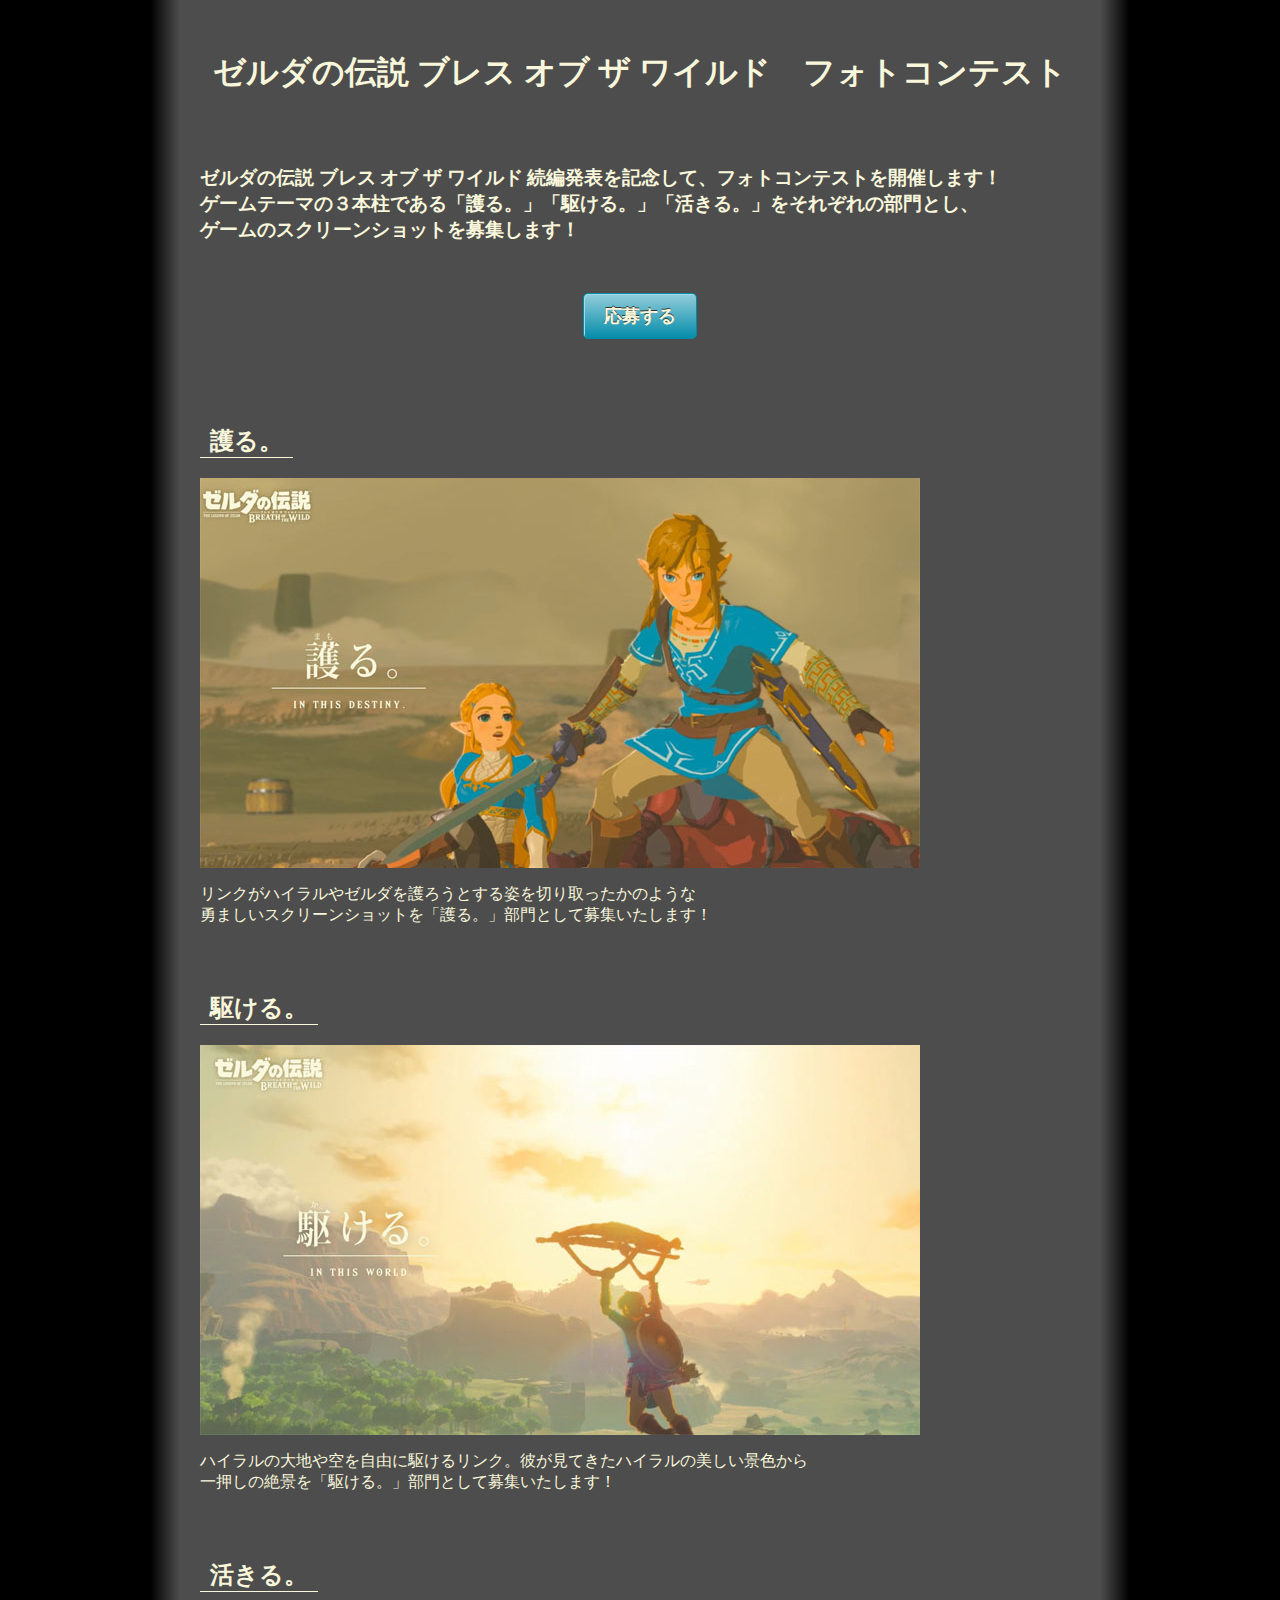
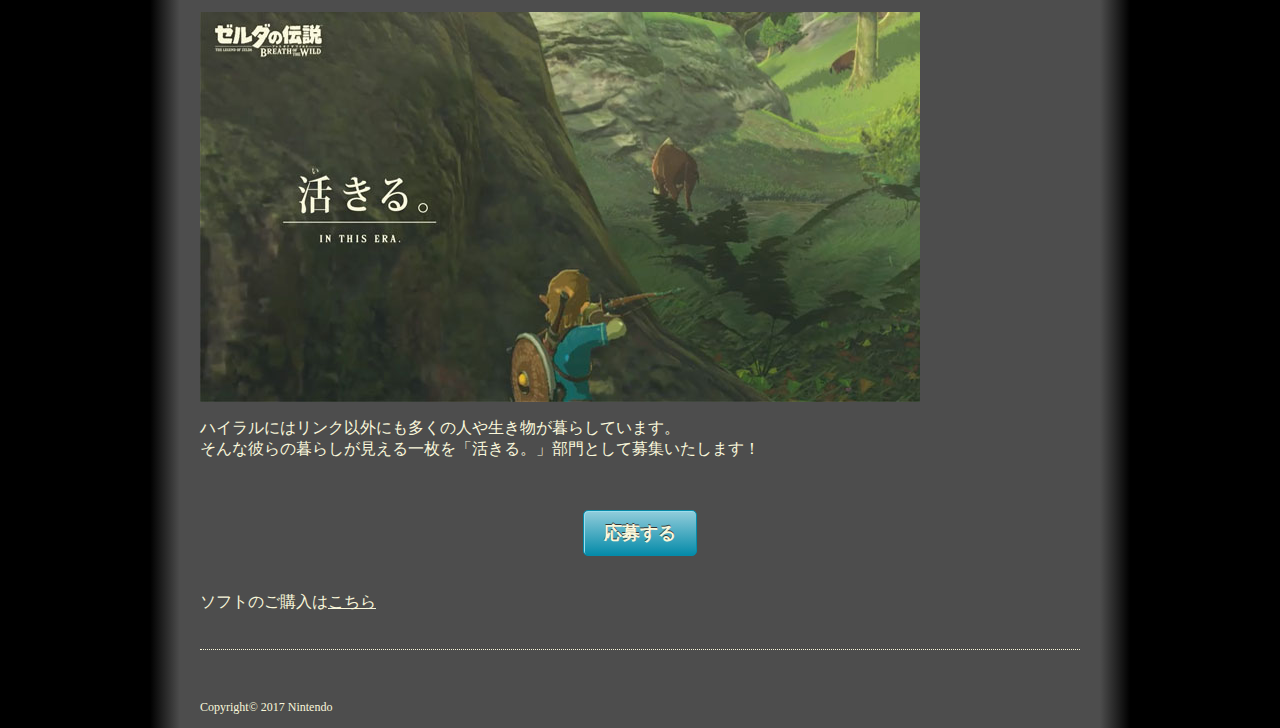
<file: event example/index.html>
<!doctype html>
<html lang="ja">
    <head>
        <title>ゼルダの伝説 ブレス オブ ザ ワイルド　フォトコンテスト</title>
        <meta name="description" content="ゼルダの伝説 ブレス オブ ザ ワイルド 続編発表を記念して、フォトコンテストを開催します。「護る。」「駆ける。」「活きる。」それぞれをテーマに、最高のスクリーンショットをお待ちしております。">
        <link rel="stylesheet" href="css/style.css">
    </head>
    
    <body>
        <header>
            <h1 class="pagetitle">ゼルダの伝説 ブレス オブ ザ ワイルド　フォトコンテスト</h1>
            <h3>ゼルダの伝説 ブレス オブ ザ ワイルド 続編発表を記念して、フォトコンテストを開催します！<br>
            ゲームテーマの３本柱である「護る。」「駆ける。」「活きる。」をそれぞれの部門とし、<br>
            ゲームのスクリーンショットを募集します！</h3>
            
            <p class="apply"><a href="apply.html">応募する</a></p>
        </header>
        
        <main class="pagebody">
            <section class="content">
                <h2 class="contenttitle">護る。</h2>
                <img src="image/guard.jpg" alt="" width="720px" height="390px">
                <p class="contenttext">リンクがハイラルやゼルダを護ろうとする姿を切り取ったかのような<br>
                勇ましいスクリーンショットを「護る。」部門として募集いたします！</p>
            </section>
            <section class="content">
                <h2 class="contenttitle">駆ける。</h2>
                <img src="image/run.jpg" alt="" width="720px" height="390px">
                <p class="contenttext">ハイラルの大地や空を自由に駆けるリンク。彼が見てきたハイラルの美しい景色から<br>
                一押しの絶景を「駆ける。」部門として募集いたします！</p>
            </section>
            <section class="content">
                <h2 class="contenttitle">活きる。</h2>
                <img src="image/life.jpg" alt="" width="720px" height="390px">
                <p class="contenttext">ハイラルにはリンク以外にも多くの人や生き物が暮らしています。<br>
                そんな彼らの暮らしが見える一枚を「活きる。」部門として募集いたします！</p>
            </section>
            
            <p class="apply"><a href="apply.html">応募する</a></p>
            
            <p class="buy">ソフトのご購入は<a href="https://www.nintendo.co.jp/zelda/select/index.html">こちら</a></p>
        </main>
        
        <footer>
            <p id="copyright">Copyright&copy; 2017 Nintendo</p>
        </footer>
    </body>
</html>
</file>
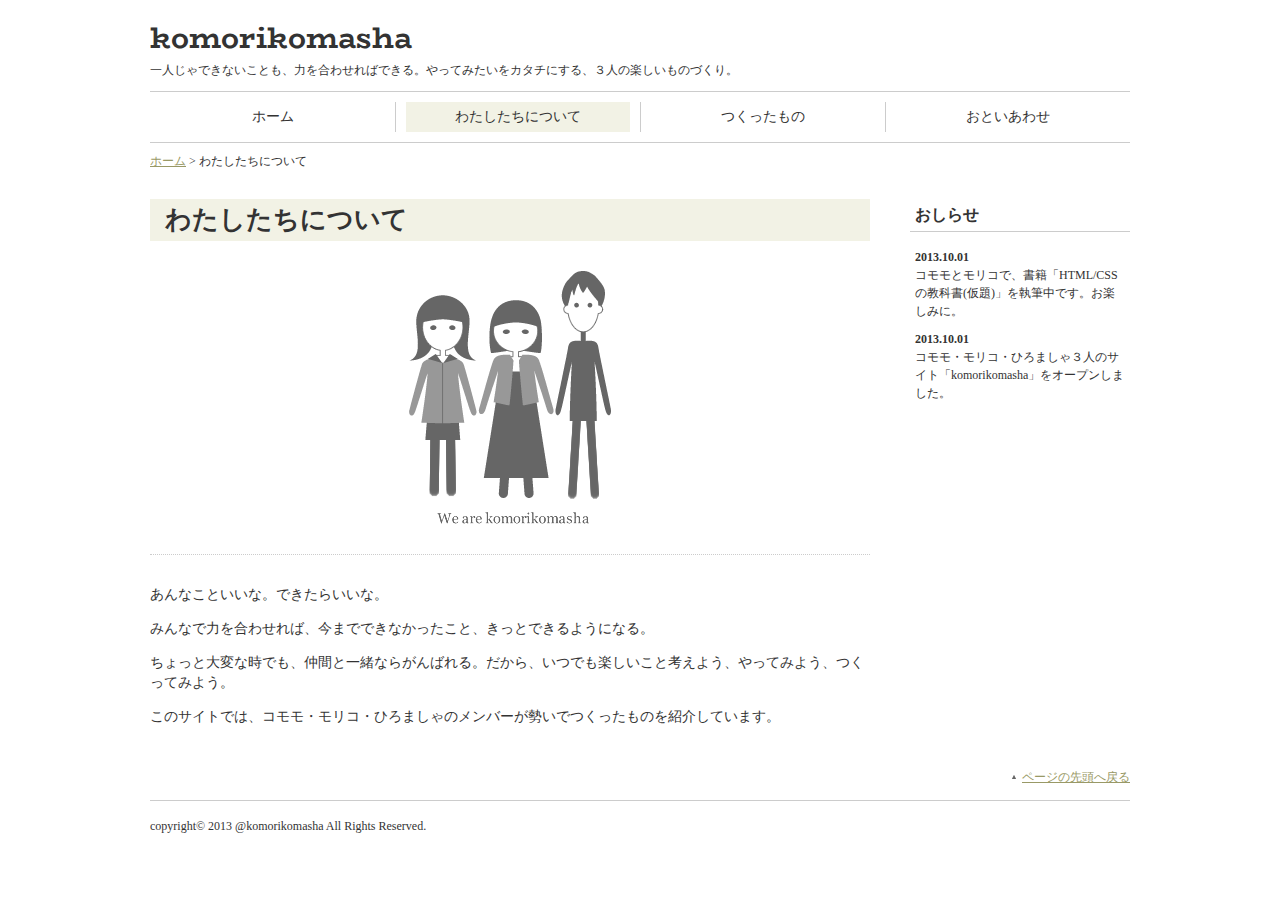
<file: html_tst/about/index.html>
<!doctipe html>
<html lang="ja">
  <head>
    <meta charset="utf-8">
    <title>わたしたちについて | komorikomasha(こもりこましゃ)</title>
    <meta name="discription" content="komorikomashaの作品づくりのコンセプトを紹介するページです。">
    <link rel="stylesheet" href="../common/css/normalize.css">
    <link rel="stylesheet" href="../common/css/style.css">
  </head>
    
  <body>
  
      <div id="page">
        <header id="pageHead">
          <h1 id="siteTitle">komorikomasha</h1>
          <p id="catchcopy">一人じゃできないことも、力を合わせればできる。やってみたいをカタチにする、３人の楽しいものづくり。</p>
          <nav class="globalNavi">
                <ul>
                    <li><a href="../index.html">ホーム</a></li>
                    <li class="current"><a href="index.html">わたしたちについて</a></li>
                    <li><a href="../portfolio/index.html">つくったもの</a></li>
                    <li><a href="../contact/index.html">おといあわせ</a></li>
                </ul>
          </nav>
        </header>
          
          <p class="topicPath"><a href="../index.html">ホーム</a> &gt; わたしたちについて</p>
    
    <div id="pageBody">
        
      <div id="pageBodyMain">
          <article class="articleDetail">
            <h1 class="pageTitle">わたしたちについて</h1>
            <div class="imageCenter">
                <img src="images/img_01.png" alt="We are komorikomasha" width="202" height="253">
            </div>
            <p>あんなこといいな。できたらいいな。</p>
            <p>みんなで力を合わせれば、今までできなかったこと、きっとできるようになる。</p>
            <p>ちょっと大変な時でも、仲間と一緒ならがんばれる。だから、いつでも楽しいこと考えよう、やってみよう、つくってみよう。</p>
            <p>このサイトでは、コモモ・モリコ・ひろましゃのメンバーが勢いでつくったものを紹介しています。</p>
          </article>
      </div><!-- #pageBodyMain -->

       <div id="pageBodySub">
         <section class="newsList">
          <h2>おしらせ</h2>
          <ul>
            <li>
              <time datetime="2013-10-01">2013.10.01</time>
              コモモとモリコで、書籍「HTML/CSSの教科書(仮題)」を執筆中です。お楽しみに。
            </li>
            <li>
              <time datetime="2013-10-01">2013.10.01</time>
              コモモ・モリコ・ひろましゃ３人のサイト「komorikomasha」をオープンしました。
            </li>
          </ul>
         </section>
        </div>
      </div><!-- #pageBody -->
                            
        <p class="pagetop"><a href="#page">ページの先頭へ戻る</a></p>

        <footer id="pageFoot">
          <p id="copyright">
            <small>
              copyright&copy; 2013 @komorikomasha All Rights Reserved.
            </small>
          </p>
        </footer>
      </div><!-- #page -->
       
  </body>
</html>
</file>
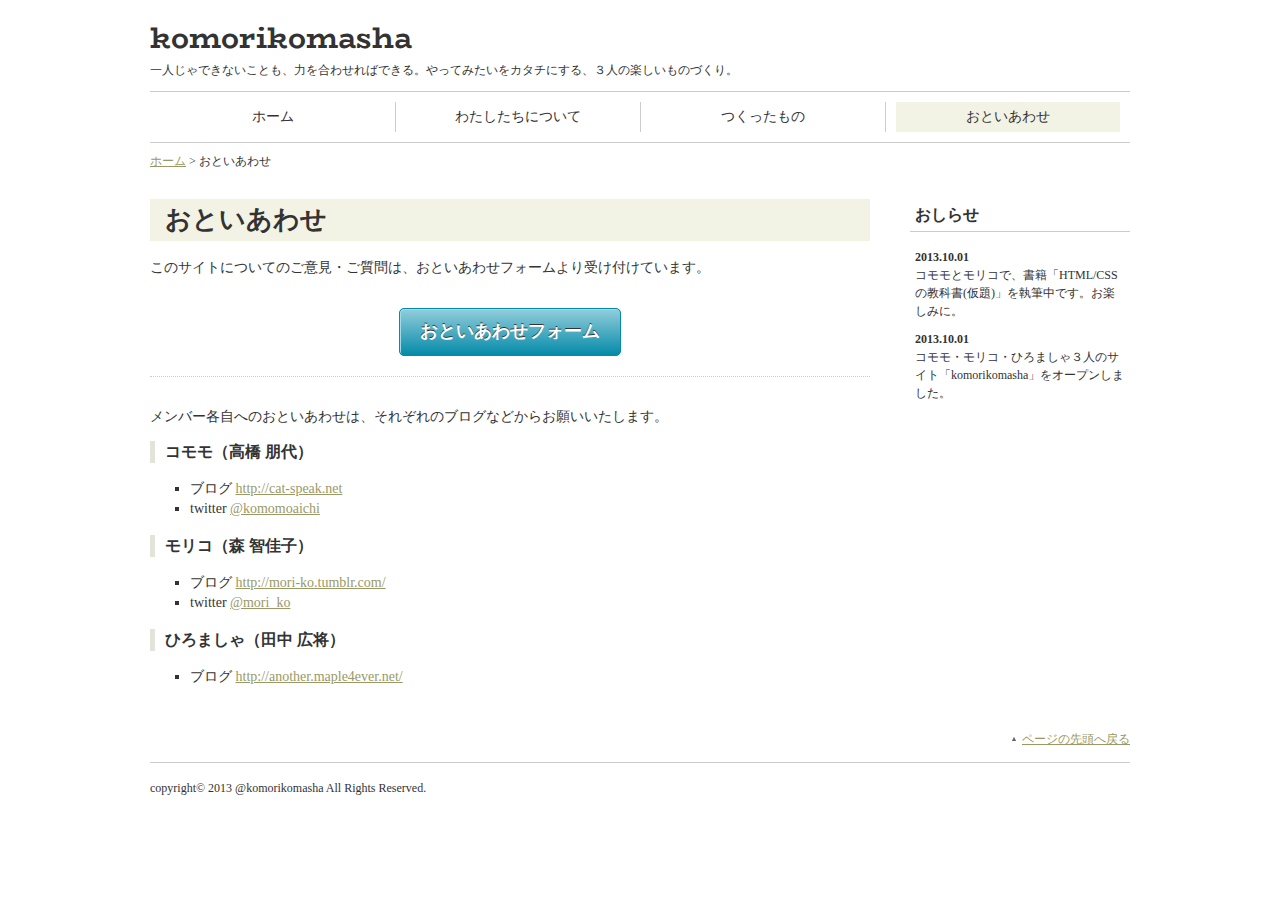
<file: html_tst/contact/index.html>
<!doctipe html>
<html lang="ja">
  <head>
    <meta charset="utf-8">
    <title>おといあわせ | komorikomasha(こもりこましゃ)</title>
    <link rel="stylesheet" href="../common/css/normalize.css">
    <link rel="stylesheet" href="../common/css/style.css">
  </head>
    
  <body>
  
      <div id="page">
        <header id="pageHead">
          <h1 id="siteTitle">komorikomasha</h1>
          <p id="catchcopy">一人じゃできないことも、力を合わせればできる。やってみたいをカタチにする、３人の楽しいものづくり。</p>
          <nav class="globalNavi">
                <ul>
                    <li><a href="../index.html">ホーム</a></li>
                    <li><a href="../about/index.html">わたしたちについて</a></li>
                    <li><a href="../portfolio/index.html">つくったもの</a></li>
                    <li class="current"><a href="index.html">おといあわせ</a></li>
                </ul>
          </nav>
        </header>
                      
          <p class="topicPath"><a href="../index.html">ホーム</a> &gt; おといあわせ</p>
    
    <div id="pageBody">
      <div id="pageBodyMain">
          <article class="articleDetail">
            <h1 class="pageTitle">おといあわせ</h1>

              <p>このサイトについてのご意見・ご質問は、おといあわせフォームより受け付けています。</p>
              <p class="btn"><a href="#">おといあわせフォーム</a></p>

              <p>メンバー各自へのおといあわせは、それぞれのブログなどからお願いいたします。</p>

              <section>
                  <h2 class="heading-TypeB">コモモ（高橋 朋代）</h2>
                  <ul>
                    <li>ブログ <a href="http://cat-speak.net">http://cat-speak.net</a></li>
                    <li>twitter <a href="http://twitter.com/komomoaichi">@komomoaichi</a></li>
                  </ul>
              </section>

              <section>
                  <h2 class="heading-TypeB">モリコ（森 智佳子）</h2>
                  <ul>
                    <li>ブログ <a href="http://mori-ko.tumblr.com/">http://mori-ko.tumblr.com/</a></li>
                    <li>twitter <a href="http://twitter.com/mori_ko">@mori_ko</a></li>
                  </ul>
              </section>

              <section>
                  <h2 class="heading-TypeB">ひろましゃ（田中 広将）</h2>
                  <ul>
                    <li>ブログ <a href="http://another.maple4ever.net/">http://another.maple4ever.net/</a></li>
                  </ul>
              </section>
          </article>
      </div><!-- #pageBodyMain -->

       <div id="pageBodySub">
         <section class="newsList">
          <h2>おしらせ</h2>
          <ul>
            <li>
              <time datetime="2013-10-01">2013.10.01</time>
              コモモとモリコで、書籍「HTML/CSSの教科書(仮題)」を執筆中です。お楽しみに。
            </li>
            <li>
              <time datetime="2013-10-01">2013.10.01</time>
              コモモ・モリコ・ひろましゃ３人のサイト「komorikomasha」をオープンしました。
            </li>
          </ul>
         </section>
        </div>
      </div><!-- #pageBody -->
                            
        <p class="pagetop"><a href="#page">ページの先頭へ戻る</a></p>

        <footer id="pageFoot">
          <p id="copyright">
            <small>
              copyright&copy; 2013 @komorikomasha All Rights Reserved.
            </small>
          </p>
        </footer>
      </div><!-- #page -->
       
  </body>
</html>
</file>
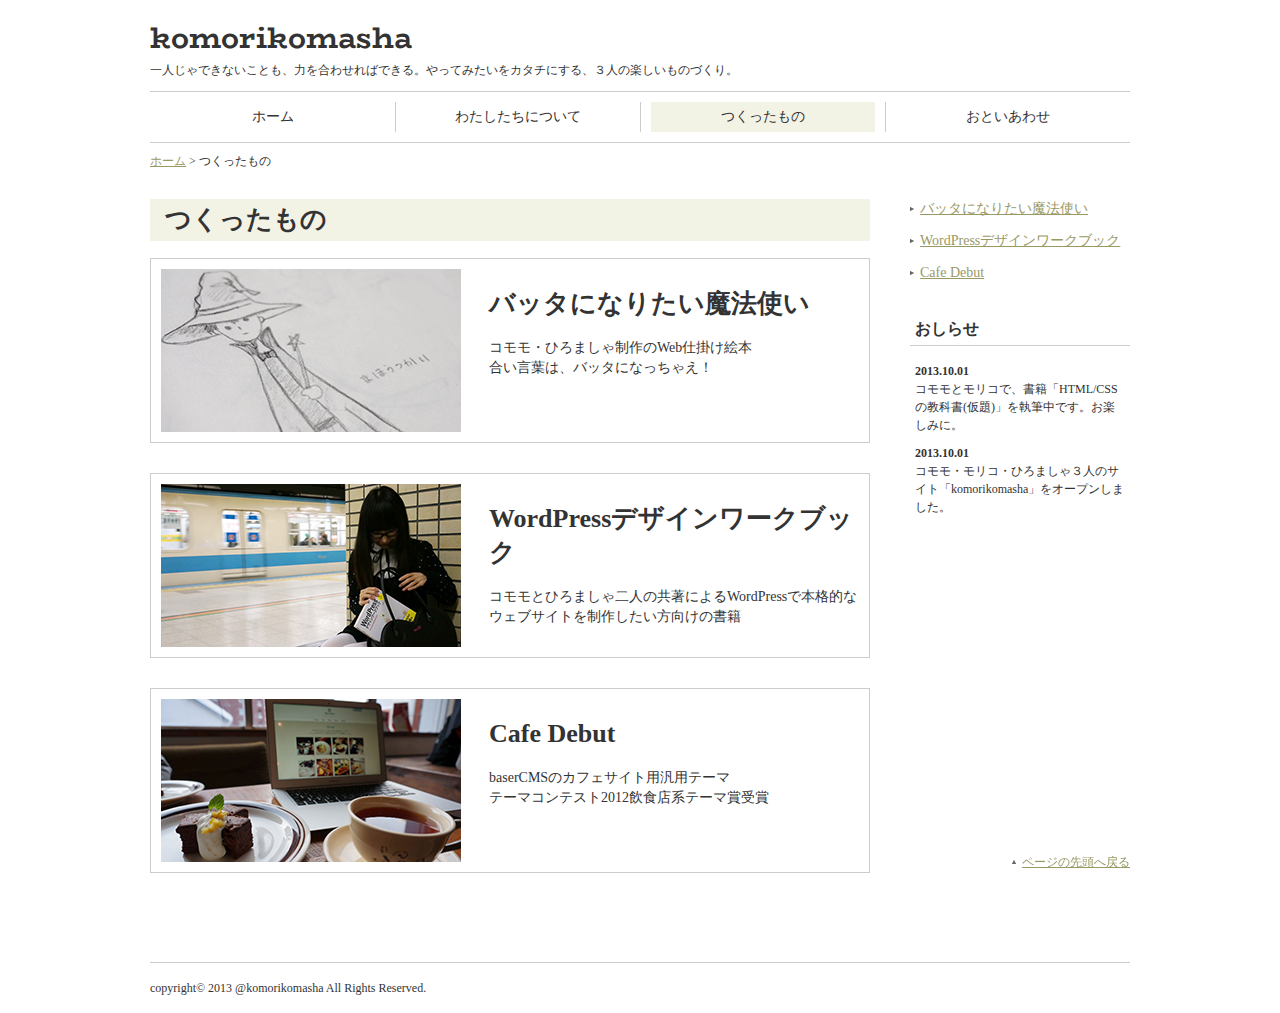
<file: html_tst/portfolio/index.html>
<!doctipe html>
<html lang="ja">
  <head>
    <meta charset="utf-8">
    <title>つくったもの | komorikomasha(こもりこましゃ)</title>
    <meta name="komorikomasha(コモモ・モリコ・ひろましゃ)が製作した作品を紹介するポートフォリオの一覧ページです。">
    <link rel="stylesheet" href="../common/css/normalize.css">
    <link rel="stylesheet" href="../common/css/style.css">
  </head>
    
  <body>
  
      <div id="page">
        <header id="pageHead">
          <h1 id="siteTitle">komorikomasha</h1>
          <p id="catchcopy">一人じゃできないことも、力を合わせればできる。やってみたいをカタチにする、３人の楽しいものづくり。</p>
          <nav class="globalNavi">
                <ul>
                    <li><a href="../index.html">ホーム</a></li>
                    <li><a href="../about/index.html">わたしたちについて</a></li>
                    <li class="current"><a href="index.html">つくったもの</a></li>
                    <li><a href="../contact/index.html">おといあわせ</a></li>
                </ul>
          </nav>
        </header>
            
          <p class="topicPath"><a href="../index.html">ホーム</a> &gt; つくったもの</p>
    
    <div id="pageBody">
      <div id="pageBodyMain">
          <section>
            <h1 class="pageTitle">つくったもの</h1>
        
            <article class="articleList">
                <a href="03.html">
                    <div class="articleListText">
                        <h1>バッタになりたい魔法使い</h1>
                        <p>コモモ・ひろましゃ制作のWeb仕掛け絵本<br>
                        合い言葉は、バッタになっちゃえ！</p>
                    </div><!-- .articleListText -->
                    <div class="articleListImage">
                        <img src="images/index_03.jpg" alt="" width="300px" height="163px">
                    </div><!-- .articleListImage -->
                </a>
            </article>

            <article class="articleList">
                <a href="03.html">
                    <div class="articleListText">
                        <h1>WordPressデザインワークブック</h1>
                        <p>コモモとひろましゃ二人の共著によるWordPressで本格的なウェブサイトを制作したい方向けの書籍</p>
                    </div><!-- .articleListText -->
                    <div class="articleListImage">
                        <img src="images/index_02.jpg" alt="" width="300px" height="163px">
                    </div><!-- .articleListImage -->
                </a>
            </article>

            <article class="articleList">
                <a href="01.html">
                    <div class="articleListText">
                        <h1>Cafe Debut</h1>
                        <p>baserCMSのカフェサイト用汎用テーマ<br>
                        テーマコンテスト2012飲食店系テーマ賞受賞</p>
                    </div><!-- .articleListText -->
                    <div class="articleListImage">
                        <img src="images/index_01.jpg" alt="" width="300px" height="163px">
                    </div><!-- .articleListImage -->
                </a>
            </article>
          </section>
          
      </div><!-- #pageBodyMain -->

       <div id="pageBodySub">
           <nav class="localNavi">
               <ul>
                   <li><a href="03.html">バッタになりたい魔法使い</a></li>
                   <li><a href="02.html">WordPressデザインワークブック</a></li>
                   <li><a href="01.html">Cafe Debut</a></li>
               </ul>
           </nav>
         <section class="newsList">
          <h2>おしらせ</h2>
          <ul>
            <li>
              <time datetime="2013-10-01">2013.10.01</time>
              コモモとモリコで、書籍「HTML/CSSの教科書(仮題)」を執筆中です。お楽しみに。
            </li>
            <li>
              <time datetime="2013-10-01">2013.10.01</time>
              コモモ・モリコ・ひろましゃ３人のサイト「komorikomasha」をオープンしました。
            </li>
          </ul>
         </section>
        </div>
      </div><!-- #pageBody -->
                            
        <p class="pagetop"><a href="#page">ページの先頭へ戻る</a></p>

        <footer id="pageFoot">
          <p id="copyright">
            <small>
              copyright&copy; 2013 @komorikomasha All Rights Reserved.
            </small>
          </p>
        </footer>
      </div><!-- #page -->
       
  </body>
</html>
</file>
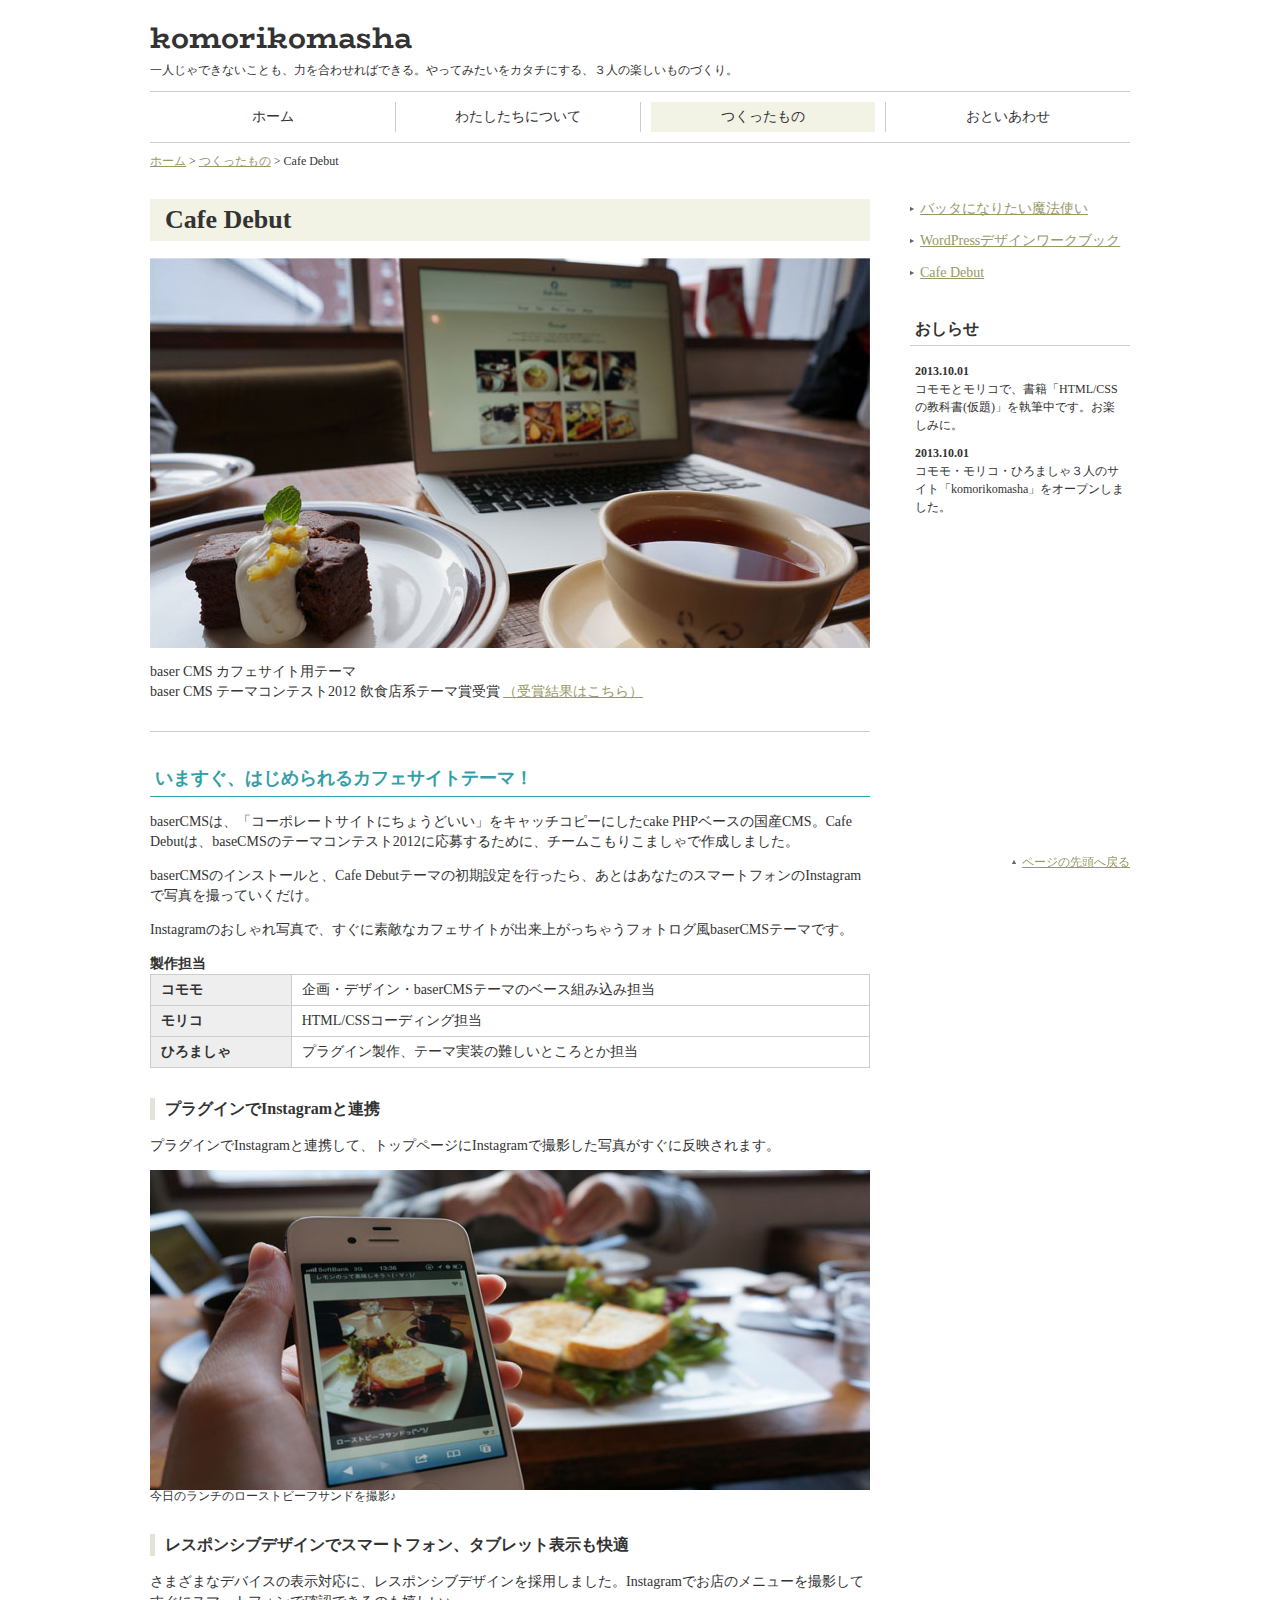
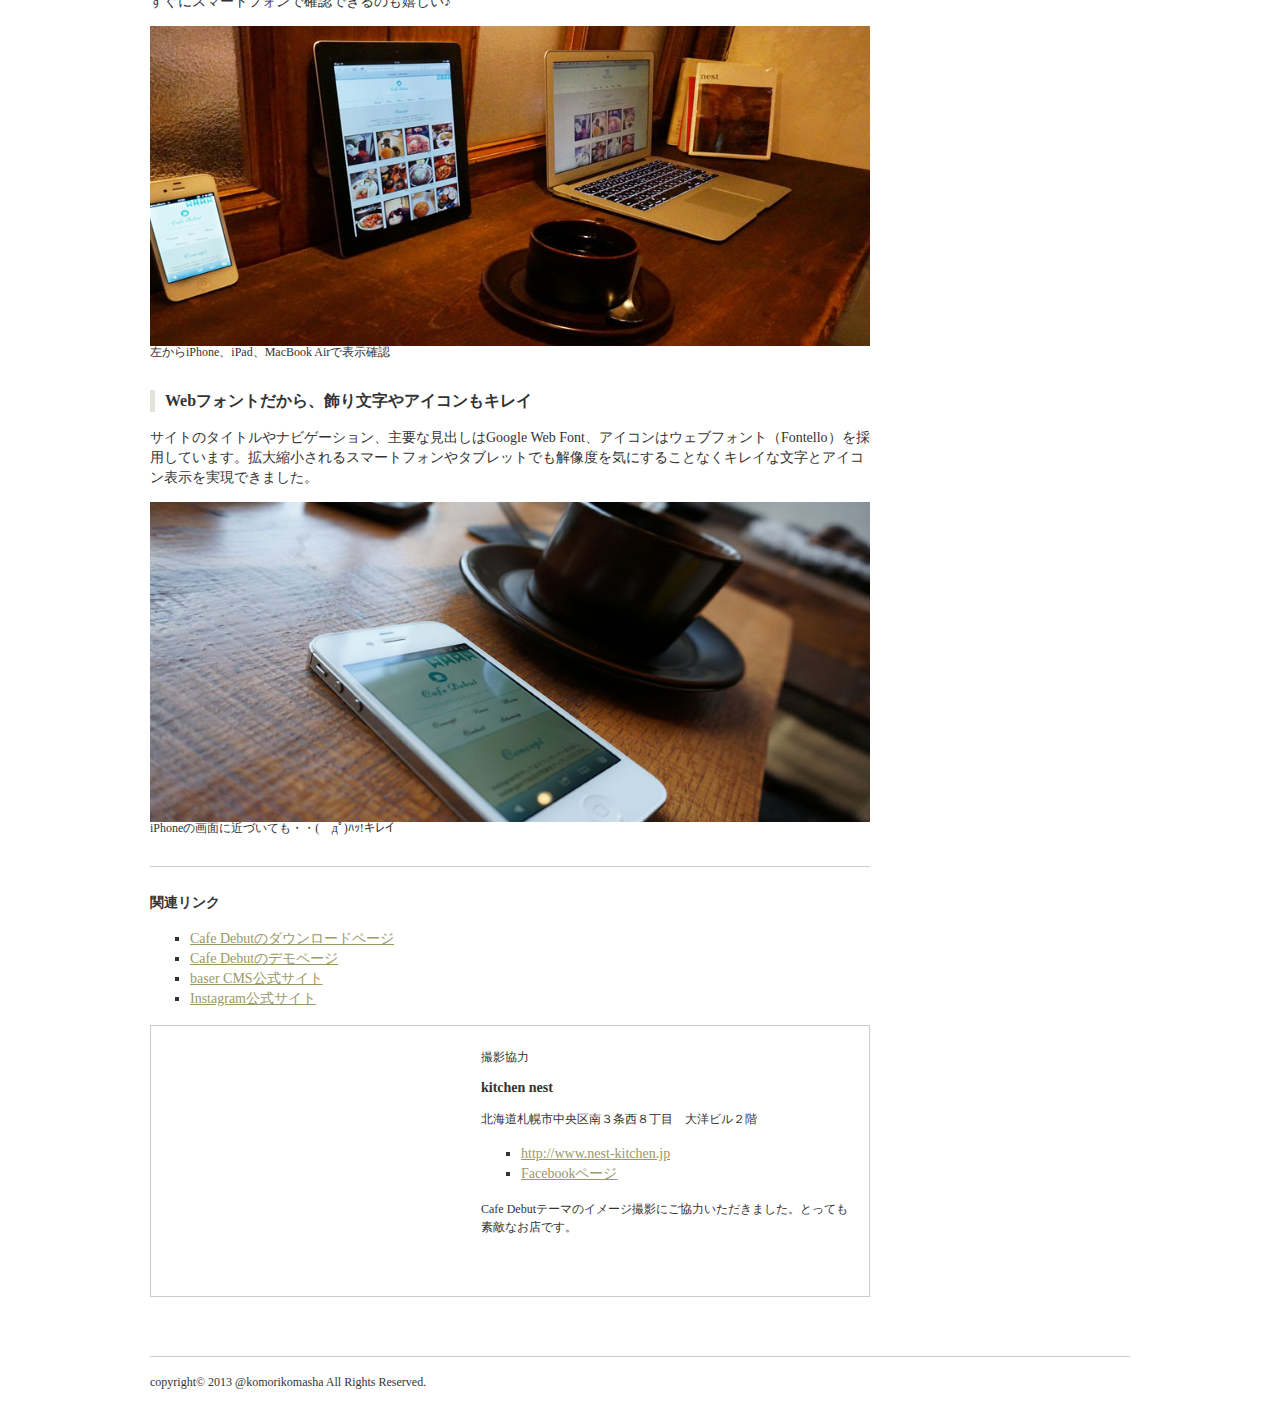
<file: html_tst/portfolio/01.html>
<!doctipe html>
<html lang="ja">
  <head>
    <meta charset="utf-8">
    <title>Cafe Debut | つくったもの | komorikomasha(こもりこましゃ)</title>
    <meta name="description" content="baserCMSのカフェサイト用テーマ「Cafe Debut（カフェ・デビュー）」の紹介ページです。cafe Debutは、Instagramと連携して撮影した写真がすぐにサイトのトップページの反映されるおしゃれでかわいいフォトログ風テーマです。">
    <link rel="stylesheet" href="../common/css/normalize.css">
    <link rel="stylesheet" href="../common/css/style.css">
  </head>
    
  <body>
  
      <div id="page">
        <header id="pageHead">
          <h1 id="siteTitle">komorikomasha</h1>
          <p id="catchcopy">一人じゃできないことも、力を合わせればできる。やってみたいをカタチにする、３人の楽しいものづくり。</p>
          <nav class="globalNavi">
                <ul>
                    <li><a href="../index.html">ホーム</a></li>
                    <li><a href="../about/index.html">わたしたちについて</a></li>
                    <li class="current"><a href="index.html">つくったもの</a></li>
                    <li><a href="../contact/index.html">おといあわせ</a></li>
                </ul>
          </nav>
        </header>
          
          <p class="topicPath"><a href="../index.html">ホーム</a> &gt; <a href="index.html">つくったもの</a> &gt; Cafe Debut</p>
    
    <div id="pageBody">
      <div id="pageBodyMain">
        <article class="articleDetail">
            
          <header class="articleDetailHead">
            <h1 class="pageTitle">Cafe Debut</h1>
            <img src="images/img_01_01.jpg" alt="" width="720px" height="390px">
            <p>baser CMS カフェサイト用テーマ<br>
               baser CMS テーマコンテスト2012 飲食店系テーマ賞受賞
                <a href="http://contest.basercms.net/">（受賞結果はこちら）</a></p>
          </header>

          <section class="articleDetailBody">
            <h2 class="heading-typeA">いますぐ、はじめられるカフェサイトテーマ！</h2>
            <p>baserCMSは、「コーポレートサイトにちょうどいい」をキャッチコピーにしたcake PHPベースの国産CMS。Cafe Debutは、baseCMSのテーマコンテスト2012に応募するために、チームこもりこましゃで作成しました。</p>
            <p>baserCMSのインストールと、Cafe Debutテーマの初期設定を行ったら、あとはあなたのスマートフォンのInstagramで写真を撮っていくだけ。</p>
            <p>Instagramのおしゃれ写真で、すぐに素敵なカフェサイトが出来上がっちゃうフォトログ風baserCMSテーマです。</p>

            <table>
              <caption>製作担当</caption>

              <tr>
                <th>コモモ</th>
                <td>企画・デザイン・baserCMSテーマのベース組み込み担当</td>
              </tr>

              <tr>
                <th>モリコ</th>
                <td>HTML/CSSコーディング担当</td>
              </tr>

              <tr>
                <th>ひろましゃ</th>
                <td>プラグイン製作、テーマ実装の難しいところとか担当</td>
              </tr>    
            </table>

            <section>
              <h3 class="heading-typeB">プラグインでInstagramと連携</h3>
              <p>プラグインでInstagramと連携して、トップページにInstagramで撮影した写真がすぐに反映されます。</p>
              <figure>
                <img src="images/img_01_02.jpg" alt="撮影した料理の写真もすぐにトップページで確認できます。" width="720px" height="320px">
                <figcaption>今日のランチのローストビーフサンドを撮影♪</figcaption>
              </figure>
            </section>

            <section>
              <h3 class="heading-typeB">レスポンシブデザインでスマートフォン、タブレット表示も快適</h3>
              <p>さまざまなデバイスの表示対応に、レスポンシブデザインを採用しました。Instagramでお店のメニューを撮影してすぐにスマートフォンで確認できるのも嬉しい♪</p>
              <figure>
                <img src="images/img_01_03.jpg" alt="スマートフォン・タブレット・パソコンで表示を確認すると、それぞれレイアウトが変わります。" width="720px" height="320px">
                <figcaption>左からiPhone、iPad、MacBook Airで表示確認</figcaption>
              </figure>
            </section>

            <section>
              <h3 class="heading-typeB">Webフォントだから、飾り文字やアイコンもキレイ</h3>
              <p>サイトのタイトルやナビゲーション、主要な見出しはGoogle Web Font、アイコンはウェブフォント（Fontello）を採用しています。拡大縮小されるスマートフォンやタブレットでも解像度を気にすることなくキレイな文字とアイコン表示を実現できました。</p>
              <figure>
                <img src="images/img_01_04.jpg" alt="スマートフォンの画面でも文字とアイコンの表示が劣化しません。" width="720px" height="320px">
                <figcaption>iPhoneの画面に近づいても・・( ﾟдﾟ)ﾊｯ!キレイ</figcaption>
              </figure>
            </section>
          </section>

          <footer class="articleDetailFoot">
            <section>
              <h2 class="heading-typeC">関連リンク</h2>
              <ul>
                  <li><a href="http://basercms.net/themes/archives/14">Cafe Debutのダウンロードページ</a></li>
                  <li><a href="http://cafedebut.cat-speak.net/">Cafe Debutのデモページ</a></li>
                  <li><a href="http://basercms.net/">baser CMS公式サイト</a></li>
                  <li><a href="http://instagram.com/">Instagram公式サイト</a></li>
              </ul>
            </section>

            <aside class="creditUnit">
                <div class="creditUnitText">
                  <p>撮影協力</p>
                  <h2 class="heading-typeC">kitchen nest</h2>
                  <p>北海道札幌市中央区南３条西８丁目　大洋ビル２階</p>
                  <ul>
                    <li><a href="http://www.nest-kitchen.jp" target="kitchen nest">http://www.nest-kitchen.jp</a></li>
                      <li><a href="http://www.facebook.com/KitchenNest" target="kitchen nest">Facebookページ</a></li>
                  </ul>
                  <p>Cafe Debutテーマのイメージ撮影にご協力いただきました。とっても素敵なお店です。</p>
                </div>
                <div class="creditUnitMap">
                    <iframe src="https://www.google.com/maps/embed?pb=!1m18!1m12!1m3!1d1222.2061195071842!2d141.3467788363155!3d43.055729610851806!2m3!1f0!2f0!3f0!3m2!1i1024!2i768!4f13.1!3m3!1m2!1s0x0%3A0x280aa3b036238334!2snest!5e0!3m2!1sja!2sjp!4v1572345321599!5m2!1sja!2sjp" width="300" height="250" frameborder="0" style="border:0;" allowfullscreen=""></iframe>
                </div>
            </aside>
          </footer>
        </article>
      </div><!-- #pageBodyMain -->

       <div id="pageBodySub">
           <nav class="localNavi">
               <ul>
                   <li><a href="03.html">バッタになりたい魔法使い</a></li>
                   <li><a href="02.html">WordPressデザインワークブック</a></li>
                   <li><a href="01.html">Cafe Debut</a></li>
               </ul>
           </nav>
         <section class="newsList">
          <h2>おしらせ</h2>
          <ul>
            <li>
              <time datetime="2013-10-01">2013.10.01</time>
              コモモとモリコで、書籍「HTML/CSSの教科書(仮題)」を執筆中です。お楽しみに。
            </li>
            <li>
              <time datetime="2013-10-01">2013.10.01</time>
              コモモ・モリコ・ひろましゃ３人のサイト「komorikomasha」をオープンしました。
            </li>
          </ul>
         </section>
        </div><!-- #pageBodySub -->
      </div><!-- #pageBody -->
                  
        <p class="pagetop"><a href="#page">ページの先頭へ戻る</a></p>

        <footer id="pageFoot">
          <p id="copyright">
            <small>
              copyright&copy; 2013 @komorikomasha All Rights Reserved.
            </small>
          </p>
        </footer>
      </div><!-- #page -->
       
  </body>
</html>
</file>
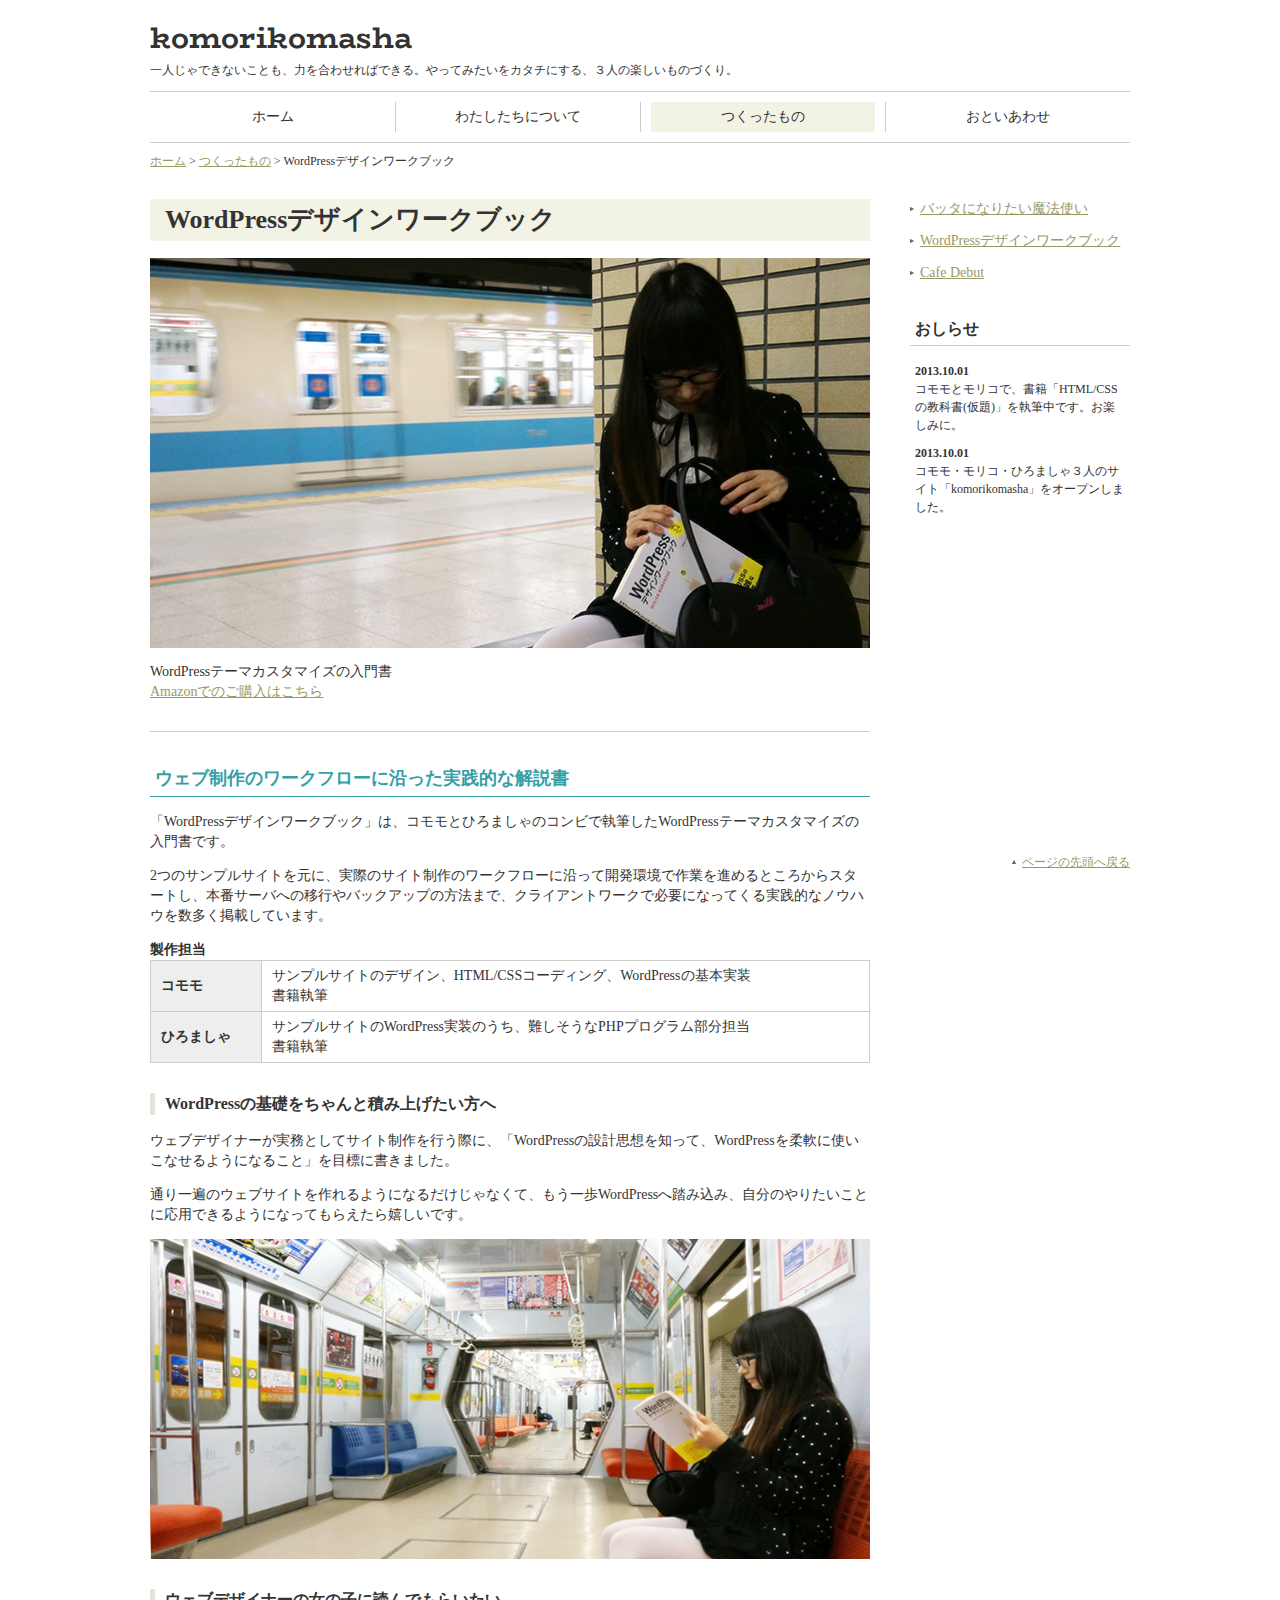
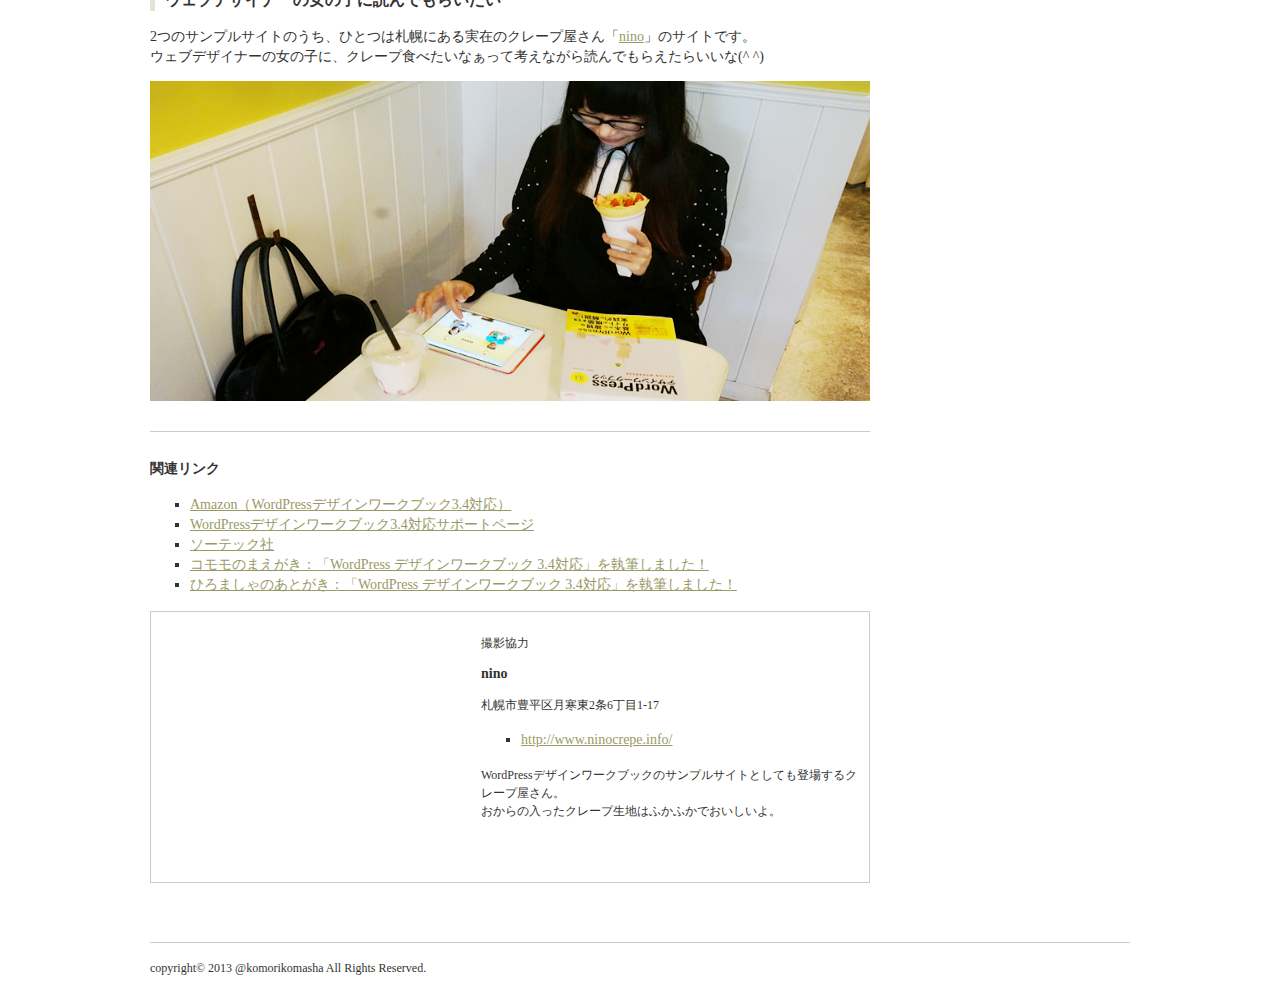
<file: html_tst/portfolio/02.html>
<!doctipe html>
<html lang="ja">
  <head>
    <meta charset="utf-8">
    <title>WordPressデザインワークブック | つくったもの | komorikomasha(こもりこましゃ)</title>
    <meta name="description" content="書籍「WordPressデザインワークブック」の紹介ページです。WordPressデザインワークブックは、クライアントワークで本格的なコーポレートサイトを作れるようになりたいウェブデザイナー向けのWordPressテーマカスタマイズの入門書です。">
    <link rel="stylesheet" href="../common/css/normalize.css">
    <link rel="stylesheet" href="../common/css/style.css">
  </head>
    
  <body>
  
      <div id="page">
        <header id="pageHead">
          <h1 id="siteTitle">komorikomasha</h1>
          <p id="catchcopy">一人じゃできないことも、力を合わせればできる。やってみたいをカタチにする、３人の楽しいものづくり。</p>
          <nav class="globalNavi">
                <ul>
                    <li><a href="../index.html">ホーム</a></li>
                    <li><a href="../about/index.html">わたしたちについて</a></li>
                    <li class="current"><a href="index.html">つくったもの</a></li>
                    <li><a href="../contact/index.html">おといあわせ</a></li>
                </ul>
          </nav>
        </header>
          
          <p class="topicPath"><a href="../index.html">ホーム</a> &gt; <a href="index.html">つくったもの</a> &gt; WordPressデザインワークブック</p>
    
    <div id="pageBody">
      <div id="pageBodyMain">
        <article class="articleDetail">
            
          <header class="articleDetailHead">
            <h1 class="pageTitle">WordPressデザインワークブック</h1>
            <img src="images/img_02_01.jpg" alt="" width="720px" height="390px">
            <p>WordPressテーマカスタマイズの入門書<br>
                <a href="http://www.amazon.co.jp/dp/4881669281">Amazonでのご購入はこちら</a></p>
          </header>

          <section class="articleDetailBody">
            <h2 class="heading-typeA">ウェブ制作のワークフローに沿った実践的な解説書</h2>
              <p>「WordPressデザインワークブック」は、コモモとひろましゃのコンビで執筆したWordPressテーマカスタマイズの入門書です。</p>
              <p>2つのサンプルサイトを元に、実際のサイト制作のワークフローに沿って開発環境で作業を進めるところからスタートし、本番サーバへの移行やバックアップの方法まで、クライアントワークで必要になってくる実践的なノウハウを数多く掲載しています。</p>
            
            <table>
              <caption>製作担当</caption>

              <tr>
                <th>コモモ</th>
                <td>サンプルサイトのデザイン、HTML/CSSコーディング、WordPressの基本実装<br>
                    書籍執筆</td>
              </tr>

              <tr>
                <th>ひろましゃ</th>
                <td>サンプルサイトのWordPress実装のうち、難しそうなPHPプログラム部分担当<br>
                    書籍執筆</td>
              </tr>    
            </table>

            <section>
              <h3 class="heading-typeB">WordPressの基礎をちゃんと積み上げたい方へ</h3>
              <p>ウェブデザイナーが実務としてサイト制作を行う際に、「WordPressの設計思想を知って、WordPressを柔軟に使いこなせるようになること」を目標に書きました。</p>
              <p>通り一遍のウェブサイトを作れるようになるだけじゃなくて、もう一歩WordPressへ踏み込み、自分のやりたいことに応用できるようになってもらえたら嬉しいです。</p>
              <figure>
                <img src="images/img_02_02.jpg" alt="" width="720px" height="320px">
              </figure>
            </section>

            <section>
              <h3 class="heading-typeB">ウェブデザイナーの女の子に読んでもらいたい</h3>
                <p>2つのサンプルサイトのうち、ひとつは札幌にある実在のクレープ屋さん「<a href="http://www.ninocrepe.info/">nino</a>」のサイトです。<br>
                ウェブデザイナーの女の子に、クレープ食べたいなぁって考えながら読んでもらえたらいいな(^ ^)</p>
              <figure>
                <img src="images/img_02_03.jpg" alt="" width="720px" height="320px">
              </figure>
            </section>
          </section>

          <footer class="articleDetailFoot">
            <section>
              <h2 class="heading-typeC">関連リンク</h2>
              <ul>
                  <li><a href="http://www.amazon.co.jp/dp/4881669281">Amazon（WordPressデザインワークブック3.4対応）</a></li>
                  <li><a href="http://www.sotechsha.co.jp/sp/928/">WordPressデザインワークブック3.4対応サポートページ</a></li>
                  <li><a href="http://www.sotechsha.co.jp/">ソーテック社</a></li>
                  <li><a href="http://cat-speak.net/2012/07/05/482/">コモモのまえがき：「WordPress デザインワークブック 3.4対応」を執筆しました！</a></li>
                  <li><a href="http://another.maple4ever.net/archives/1697/">ひろましゃのあとがき：「WordPress デザインワークブック 3.4対応」を執筆しました！</a></li>
              </ul>
            </section>

            <aside class="creditUnit">
                <div class="creditUnitText">
                  <p>撮影協力</p>
                  <h2 class="heading-typeC">nino</h2>
                  <p>札幌市豊平区月寒東2条6丁目1-17</p>
                  <ul>
                    <li><a href="http://www.ninocrepe.info/" target="nino">http://www.ninocrepe.info/</a></li>
                  </ul>
                  <p>WordPressデザインワークブックのサンプルサイトとしても登場するクレープ屋さん。<br>
                  おからの入ったクレープ生地はふかふかでおいしいよ。</p>
                </div>
                <div class="creditUnitMap">
                    <iframe src="https://www.google.com/maps/embed?pb=!1m18!1m12!1m3!1d729.0938182747191!2d141.39839422925928!3d43.03353509869672!2m3!1f0!2f0!3f0!3m2!1i1024!2i768!4f13.1!3m3!1m2!1s0x5f0b2a52e74d4589%3A0xe6acfda8f4907058!2snino!5e0!3m2!1sja!2sjp!4v1572345895335!5m2!1sja!2sjp" width="300" height="250" frameborder="0" style="border:0;" allowfullscreen=""></iframe>
                </div>
            </aside>
          </footer>
            
       </article>
          
      </div><!-- #pageBodyMain -->

       <div id="pageBodySub">
           <nav class="localNavi">
               <ul>
                   <li><a href="03.html">バッタになりたい魔法使い</a></li>
                   <li><a href="02.html">WordPressデザインワークブック</a></li>
                   <li><a href="01.html">Cafe Debut</a></li>
               </ul>
           </nav>
         <section class="newsList">
          <h2>おしらせ</h2>
          <ul>
            <li>
              <time datetime="2013-10-01">2013.10.01</time>
              コモモとモリコで、書籍「HTML/CSSの教科書(仮題)」を執筆中です。お楽しみに。
            </li>
            <li>
              <time datetime="2013-10-01">2013.10.01</time>
              コモモ・モリコ・ひろましゃ３人のサイト「komorikomasha」をオープンしました。
            </li>
          </ul>
         </section>
        </div><!-- #pageBodySub -->
      </div><!-- #pageBody -->
                  
        <p class="pagetop"><a href="#page">ページの先頭へ戻る</a></p>

        <footer id="pageFoot">
          <p id="copyright">
            <small>
              copyright&copy; 2013 @komorikomasha All Rights Reserved.
            </small>
          </p>
        </footer>
      </div><!-- #page -->
       
  </body>
</html>
</file>
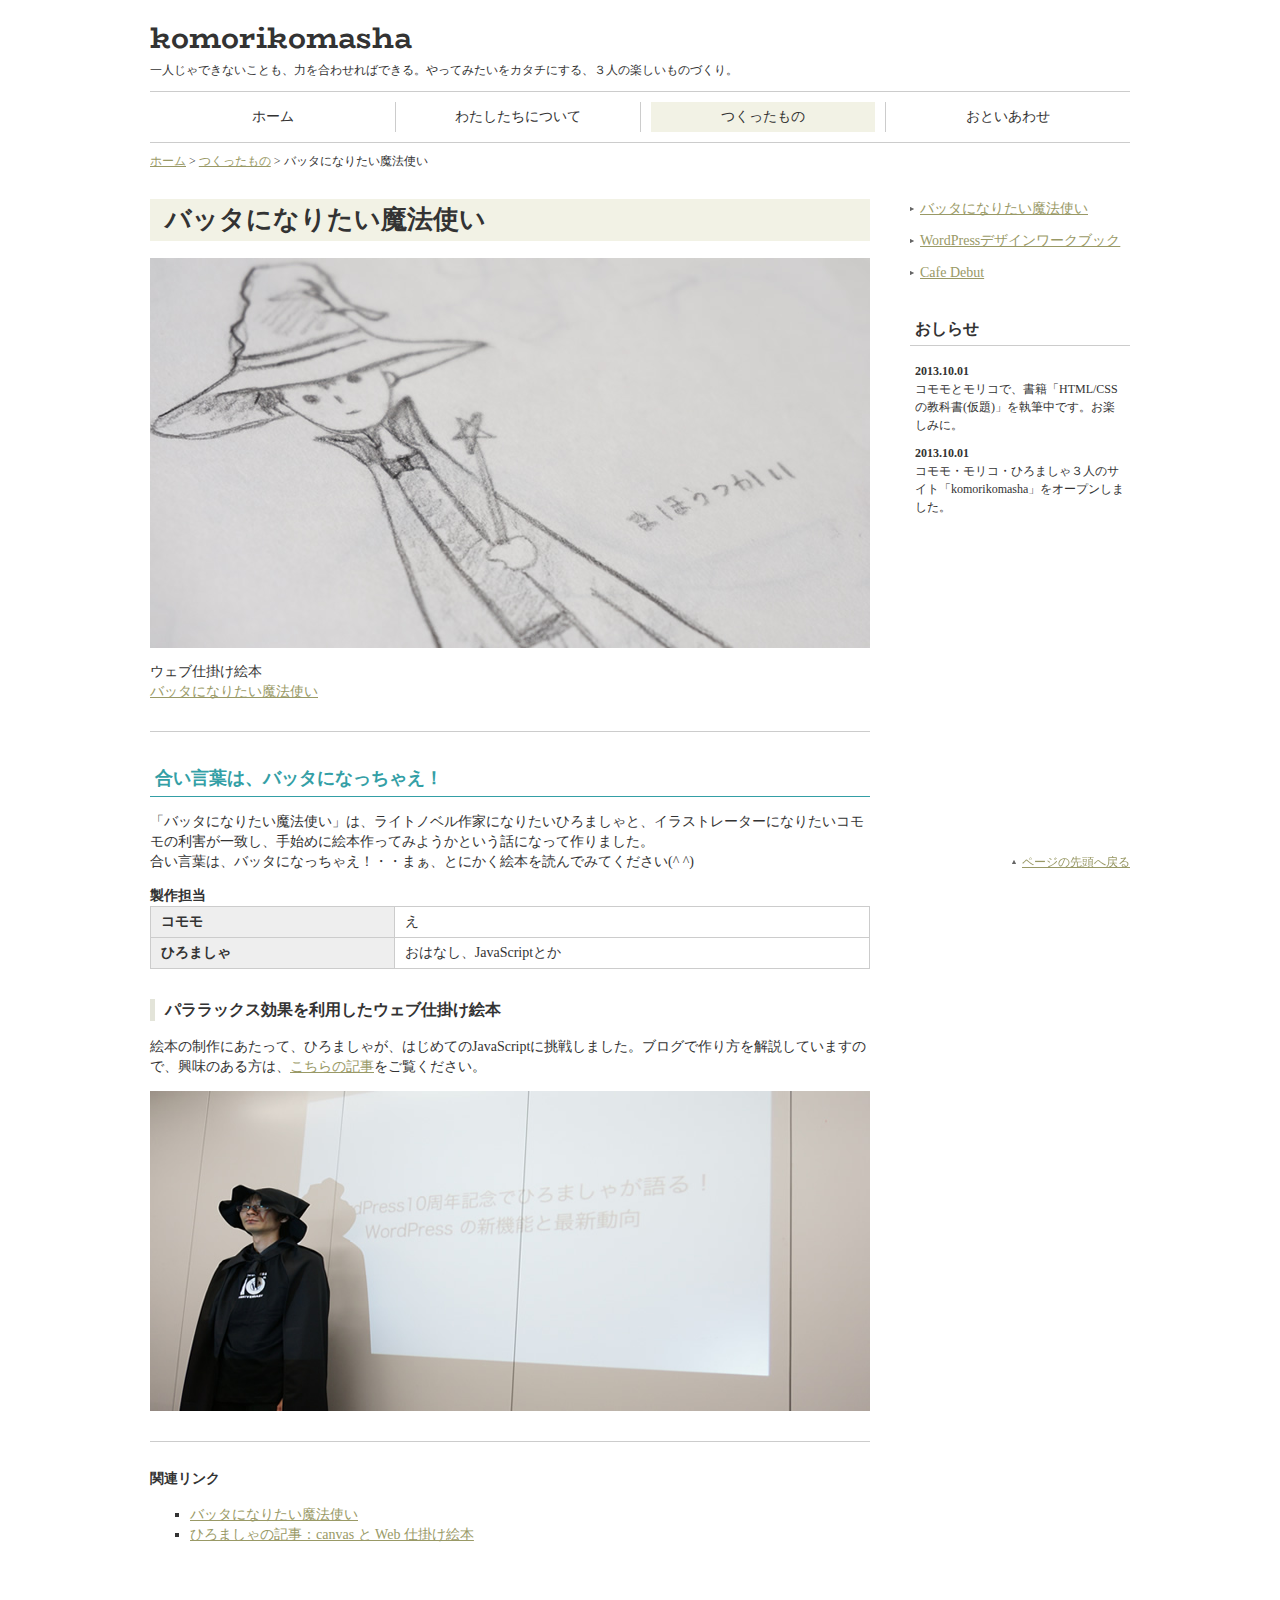
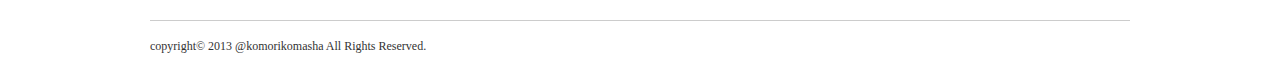
<file: html_tst/portfolio/03.html>
<!doctipe html>
<html lang="ja">
  <head>
    <meta charset="utf-8">
    <title>バッタになりたい魔法使い | つくったもの | komorikomasha(こもりこましゃ)</title>
    <meta name="description" content="Web仕掛け絵本「バッタになりたい魔法使い」の紹介ページです。合い言葉は、「バッタになっちゃえ！」いつもひとりぼっちの魔法使いくんの成長物語です。">
    <link rel="stylesheet" href="../common/css/normalize.css">
    <link rel="stylesheet" href="../common/css/style.css">
  </head>
    
  <body>
  
      <div id="page">
        <header id="pageHead">
          <h1 id="siteTitle">komorikomasha</h1>
          <p id="catchcopy">一人じゃできないことも、力を合わせればできる。やってみたいをカタチにする、３人の楽しいものづくり。</p>
          <nav class="globalNavi">
                <ul>
                    <li><a href="../index.html">ホーム</a></li>
                    <li><a href="../about/index.html">わたしたちについて</a></li>
                    <li class="current"><a href="index.html">つくったもの</a></li>
                    <li><a href="../contact/index.html">おといあわせ</a></li>
                </ul>
          </nav>
        </header>
          
          <p class="topicPath"><a href="../index.html">ホーム</a> &gt; <a href="index.html">つくったもの</a> &gt; バッタになりたい魔法使い</p>
    
    <div id="pageBody">
      <div id="pageBodyMain">
        <article class="articleDetail">
            
          <header class="articleDetailHead">
            <h1 class="pageTitle">バッタになりたい魔法使い</h1>
            <img src="images/img_03_01.jpg" alt="" width="720px" height="390px">
            <p>ウェブ仕掛け絵本<br>
            <a href="http://pararaehon.com/">バッタになりたい魔法使い</a></p>
          </header>

          <section class="articleDetailBody">
            <h2 class="heading-typeA">合い言葉は、バッタになっちゃえ！</h2>
            <p>「バッタになりたい魔法使い」は、ライトノベル作家になりたいひろましゃと、イラストレーターになりたいコモモの利害が一致し、手始めに絵本作ってみようかという話になって作りました。<br>
            合い言葉は、バッタになっちゃえ！・・まぁ、とにかく絵本を読んでみてください(^ ^)</p>

            <table>
              <caption>製作担当</caption>

              <tr>
                <th>コモモ</th>
                <td>え</td>
              </tr>

              <tr>
                <th>ひろましゃ</th>
                <td>おはなし、JavaScriptとか</td>
              </tr>    
            </table>

            <section>
              <h3 class="heading-typeB">パララックス効果を利用したウェブ仕掛け絵本</h3>
                <p>絵本の制作にあたって、ひろましゃが、はじめてのJavaScriptに挑戦しました。ブログで作り方を解説していますので、興味のある方は、<a href="http://another.maple4ever.net/archives/1805/">こちらの記事</a>をご覧ください。</p>
              <figure>
                <img src="images/img_03_02.jpg" alt="" width="720px" height="320px">
              </figure>
            </section>
          </section>

          <footer class="articleDetailFoot">
            <section>
              <h2 class="heading-typeC">関連リンク</h2>
              <ul>
                  <li><a href="http://pararaehon.com/">バッタになりたい魔法使い</a></li>
                  <li><a href="http://another.maple4ever.net/archives/1805/">ひろましゃの記事：canvas と Web 仕掛け絵本</a></li>
              </ul>
            </section>
          </footer>
        
        </article>
          
      </div><!-- #pageBodyMain -->

       <div id="pageBodySub">
           <nav class="localNavi">
               <ul>
                   <li><a href="03.html">バッタになりたい魔法使い</a></li>
                   <li><a href="02.html">WordPressデザインワークブック</a></li>
                   <li><a href="01.html">Cafe Debut</a></li>
               </ul>
           </nav>
         <section class="newsList">
          <h2>おしらせ</h2>
          <ul>
            <li>
              <time datetime="2013-10-01">2013.10.01</time>
              コモモとモリコで、書籍「HTML/CSSの教科書(仮題)」を執筆中です。お楽しみに。
            </li>
            <li>
              <time datetime="2013-10-01">2013.10.01</time>
              コモモ・モリコ・ひろましゃ３人のサイト「komorikomasha」をオープンしました。
            </li>
          </ul>
         </section>
        </div><!-- #pageBodySub -->
      </div><!-- #pageBody -->
                  
        <p class="pagetop"><a href="#page">ページの先頭へ戻る</a></p>

        <footer id="pageFoot">
          <p id="copyright">
            <small>
              copyright&copy; 2013 @komorikomasha All Rights Reserved.
            </small>
          </p>
        </footer>
      </div><!-- #page -->
       
  </body>
</html>
</file>
<file: event example/css/style.css>
html {
    font-family: serif;
    color: #f9f7db;
    background-color: #000000;
}

body {
    width: 980px;
    box-sizing: border-box;
    margin: 0 auto;
    padding: 1px 50px;
    background-image: linear-gradient(to right,black 0px, rgba(255,255,255,0.3) 30px,rgba(255,255,255,0.3)  950px,black 980px);
}

/* ヘッダ */
body .pagetitle {
    text-align: center;
    margin: 50px 0 70px;
}

.apply {
    text-align: center;
    padding-bottom: 20px;
    margin-top: 50px;
}

.apply a {
    font-size: 18px;
    font-weight: bold;
    text-decoration: none;
    color: #f9f7db;
    background-color: #058ba9;
    padding: 10px 20px;
    border-radius: 5px;
    background-image: linear-gradient(to bottom,#92cddb,#058ba9);
    border: 1px solid #058ba9;
    box-shadow: 1px 1px 0 #9ddded inset;
    text-shadow: 0px -1px 0 #333333;
    display: inline-block;
}

.apply a:hover {
    opacity: 0.7;
}

/* メイン */
body main {
    border-bottom: 1px dotted #f9f7db;
    padding-bottom: 20px;
}

.content .contenttitle {
    display: inline-block;
    margin-top: 50px;
    padding: 0 10px;
    border-bottom: 1px solid #f9f7db;
}

.content img {
    vertical-align: bottom;
    display: block;
}

.buy a {
    color: #f9f7db;
}

.buy a:hover {
    opacity: 0.7;
}

/* フッタ */
footer {
    margin-top: 50px;
}

#copyright {
    font-size: 12px;
}
</file>
<file: html_tst/common/css/style.css>
@import url('https://fonts.googleapis.com/css?family=BioRhyme:300&display=swap');

body {
    color: #333333;
}

/* リンク */
a {
    color: #999966;
}

a:hover {
    color: #996600;
}

/* パンくずリスト */
.topicPath {
    font-size: 12px;
}

/* ページの先頭へ戻る */
.pagetop {
    font-size: 12px;
    text-align: right;
    position: sticky;
    bottom: 30px;
    z-index: 1;
    margin-top: 30px;
}

.pagetop a {
    background: url("../images/ico_pagetop.png") no-repeat 0;
    padding-left: 10px;
}

/* ページ */
#page {
    width: 980px;
    margin: 0 auto;
}

/* ページヘッダー */
#pageHead #siteTitle {
    font-size: 30px;
    line-height: 1.2;
    margin-bottom: 0;
    font-family: 'BioRhyme', serif;
}

#pageHead #catchcopy {
    font-size: 12px;
    line-height: 1.5;
    margin-top: 5px;
}

/* グローバルナビ */
#pageHead .globalNavi {
    border: solid #cccccc;
    border-width: 1px 0;
    padding: 10px 0;
}

#pageHead .globalNavi ul {
    margin: 0;
    padding: 0;
    overflow: hidden;
}

#pageHead .globalNavi ul li{
    list-style: none;
    width: 245px;
    float:left;
    border-left: 1px solid #CCCCCC;
    padding: 0 10px;
    box-sizing: border-box;
    text-align: center;
    font-size: 14px;
    line-height: 1.429;
}

#pageHead .globalNavi ul li:first-child {
    border-left: none;
}

#pageHead .globalNavi ul li a {
    color:inherit;
    text-decoration: none;
    display: block;
    padding: 5px 0;
}

#pageHead .globalNavi ul li a:hover,
#pageHead .globalNavi ul .current a {
    background-color: #f2f2e5;
}

/* ページフッター */
#pageFoot {
    border-top: 1px solid #cccccc;
    margin-top: 15px;
}

#pageFoot #copyright small {
    font-size: 12px;
    line-height: 1.5;
}

/* ページボディ */
#pageBody {
    margin-top: 30px;
}

#pageBody:after {
    content: "";
    clear: both;
    display: block;
}

#pageBodyMain {
    width: 720px;
    float: left;
}

#pageBodySub {
    width: 220px;
    float: right;
}

/* ---------- サブコラム内の装飾 ---------- */

/* 見出し */
#pageBodySub h2 {
    font-size: 16px;
    line-height: 1.375;
    padding: 5px;
    margin-top: 0;
    border-bottom: 1px solid #cccccc;
}

#pageBodySub .newsList ul {
    list-style: none;
    padding: 0;
}

#pageBodySub .newsList ul li {
    font-size: 12px;
    line-height: 1.5;
    margin: 10px 5px;
}

#pageBodySub .newsList ul li time {
    font-weight: bold;
    display: block;
}

/* ローカルナビ */
#pageBodySub .localNavi ul {
    margin: 0 0 30;
    padding-left: 0;
}

#pageBodySub .localNavi ul li {
    font-size: 14px;
    line-height: 1.429;
    margin-bottom: 12px;
    list-style-type: none;
    background-image: url("../images/ico_arrow.png");
    background-repeat: no-repeat;
    background-position: 0 8px;
    padding-left: 10px;
}



/* ---------- メインコラム内の装飾 ---------- */
#pageBodyMain p {
    font-size: 14px;
    line-height: 1.429;
}

/* リスト */
#pageBodyMain ul li {
    font-size: 14px;
    line-height: 1.429;
    list-style-type: square;
}

/* 表 */
#pageBodyMain table {
    font-size: 14px;
    line-height: 1.429;
    border: 1px solid #cccccc;
    border-collapse: collapse;
    width: 100%
}

#pageBodyMain table th,
#pageBodyMain table td {
    border: 1px solid #cccccc;
    padding: 5px 10px;
}

#pageBodyMain table th {
    background-color: #eeeeee;
    text-align: left;
}

#pageBodyMain table caption {
    text-align: left;
    font-weight: bold;
}

/* 図版 */
#pageBodyMain figure {
    margin: 0;
}

/* 画像キャプション */
#pageBodyMain figcaption {
    font-size: 12px;
}

/* 見出し */
#pageBodyMain .pageTitle {
    font-size: 26px;
    line-height: 1.231;
    background-color: #f2f2e5;
    padding: 5px 15px;
    margin-top: 0;
}

#pageBodyMain .heading-typeA {
    font-size: 18px;
    line-height: 1.333;
    color: #349fa6;
    border-bottom: 1px solid#349fa6;
    padding: 5px;
}

#pageBodyMain .heading-typeB {
    font-size: 16px;
    line-height: 1.375;
    border-left: 5px solid #e3e4d9;
    padding-left: 10px;
}

#pageBodyMain .heading-typeC {
    font-size: 14px;
    line-height: 1.429
}

/* 区切り線・余白 */
#pageBodyMain .articleDetailHead {
    border-bottom: 1px solid #cccccc;
    margin-bottom: 30px;
    padding-bottom: 15px;
}

#pageBodyMain .articleDetailFoot {
    border-top: 1px solid #cccccc;
    margin-top: 30px;
    padding-top: 15px;
}

#pageBodyMain .articleDetailBody section {
    margin: 30px 0;
}

/* 撮影情報 */
#pageBodyMain .creditUnit {
    padding: 10px;
    border: 1px solid #cccccc;
    overflow: hidden;
}

#pageBodyMain .creditUnit .creditUnitText {
    width: 378px;
    float: right;
}

#pageBodyMain .creditUnit .creditUnitMap {
    width: 300px;
    float: left;
}

#pageBodyMain .creditUnit p {
    font-size: 12px;
    line-height: 1.5;
}

/* センター寄せ画像 */
#pageBodyMain .imageCenter {
    text-align: center;
    border-bottom: 1px dotted #cccccc;
    padding-bottom: 30px;
    margin: 30px 0;
}

/* 「おといあわせフォーム」ボタン */
#pageBodyMain .btn {
    text-align: center;
    padding-bottom: 20px;
    margin: 30px 0;
    border-bottom: 1px dotted #cccccc;
}

#pageBodyMain .btn a {
    font-size: 18px;
    font-weight: bold;
    text-decoration: none;
    color: #ffffff;
    background-color: #058ba9;
    padding: 10px 20px;
    border-radius: 5px;
    background-image: linear-gradient(to bottom,#92cddb,#058ba9);
    border: 1px solid #058ba9;
    box-shadow: 1px 1px 0 #9ddded inset;
    text-shadow: 0px -1px 0 #333333;
    display: inline-block;
}

#pageBodyMain .btn a:hover {
    opacity: 0.7;
}

/* --「つくったもの」一覧ページ-- */
#pageBodyMain .articleList {
    border: 1px solid #cccccc;
    margin-bottom: 30px;
}

#pageBodyMain .articleList a {
    display: block;
    padding: 10px;
    color: inherit;
    text-decoration: none;
    overflow: hidden;
}

#pageBodyMain .articleList a:hover {
    opacity: 0.7;
}

#pageBodyMain .articleList a .articleListText {
    width: 370px;
    float: right;
}

#pageBodyMain .articleList a .articleListText h1 {
    font-size: 26px;
    line-height: 1.308;
}

#pageBodyMain .articleList a .articleListText p {
    font-size: 14px;
    line-height: 1.429;
}

#pageBodyMain .articleList a .articleListImage {
    width: 300px;
    float: left;
}

#pageBodyMain .articleList a .articleListImage img {
    vertical-align: bottom;
}

/* ---------- トップページの内容 ---------- */
/* メインビジュアル */
#pageBody .mainVisual .bxslider .slideitem {
    position: relative;
    padding: 0;
    margin: 0;
    list-style-type: none;
}

#pageBody .mainVisual img {
    vertical-align: bottom;
}

#pageBody .mainVisual .mainVisualText {
    position: absolute;
    left: 50px;
    bottom: 50px;
    color: #fff;
    background-color: rgba(0,0,0,0.4);
    width: 400px;
    padding: 15px 25px;
    box-sizing: border-box;
}

#pageBody .mainVisual .mainVisualText h1 {
    font-size: 26px;
    line-height: 1.231;
    margin: 0;
}

#pageBody .mainVisual .mainVisualText p {
    font-size: 12px;
    line-height: 1.5;
    margin-bottom: 0;
}

/* 「つくったもの」index */
#pageBody .portfolioIndex {
    margin-top: 40px;
    overflow: hidden;
}

#pageBody .portfolioIndex article {
    width: 300px;
    float: left;
    margin-left: 40px;
}

#pageBody .portfolioIndex article:first-child {
    margin-left: 0;
}

#pageBody .portfolioIndex article h2{
    font-size: 18px;
    margin: 5px 0;
}

#pageBody .portfolioIndex article p {
    margin-top: 0;
    font-size: 12px;
    line-height: 1.5;
}

/* おしらせ */
#pageBody .news {
    margin-top: 40px;
}

#pageBody .news table {
    width: 100%;
}

#pageBody .news table tr th,
#pageBody .news table tr td {
    font-size: 14px;
    line-height: 1.429;
    border-bottom: 1px dotted #cccccc;
    padding 10px 0;
    vertical-align: top;
}

#pageBody .news table tr th {
    white-space: nowrap;
    padding-right: 30px;
}
</file>
